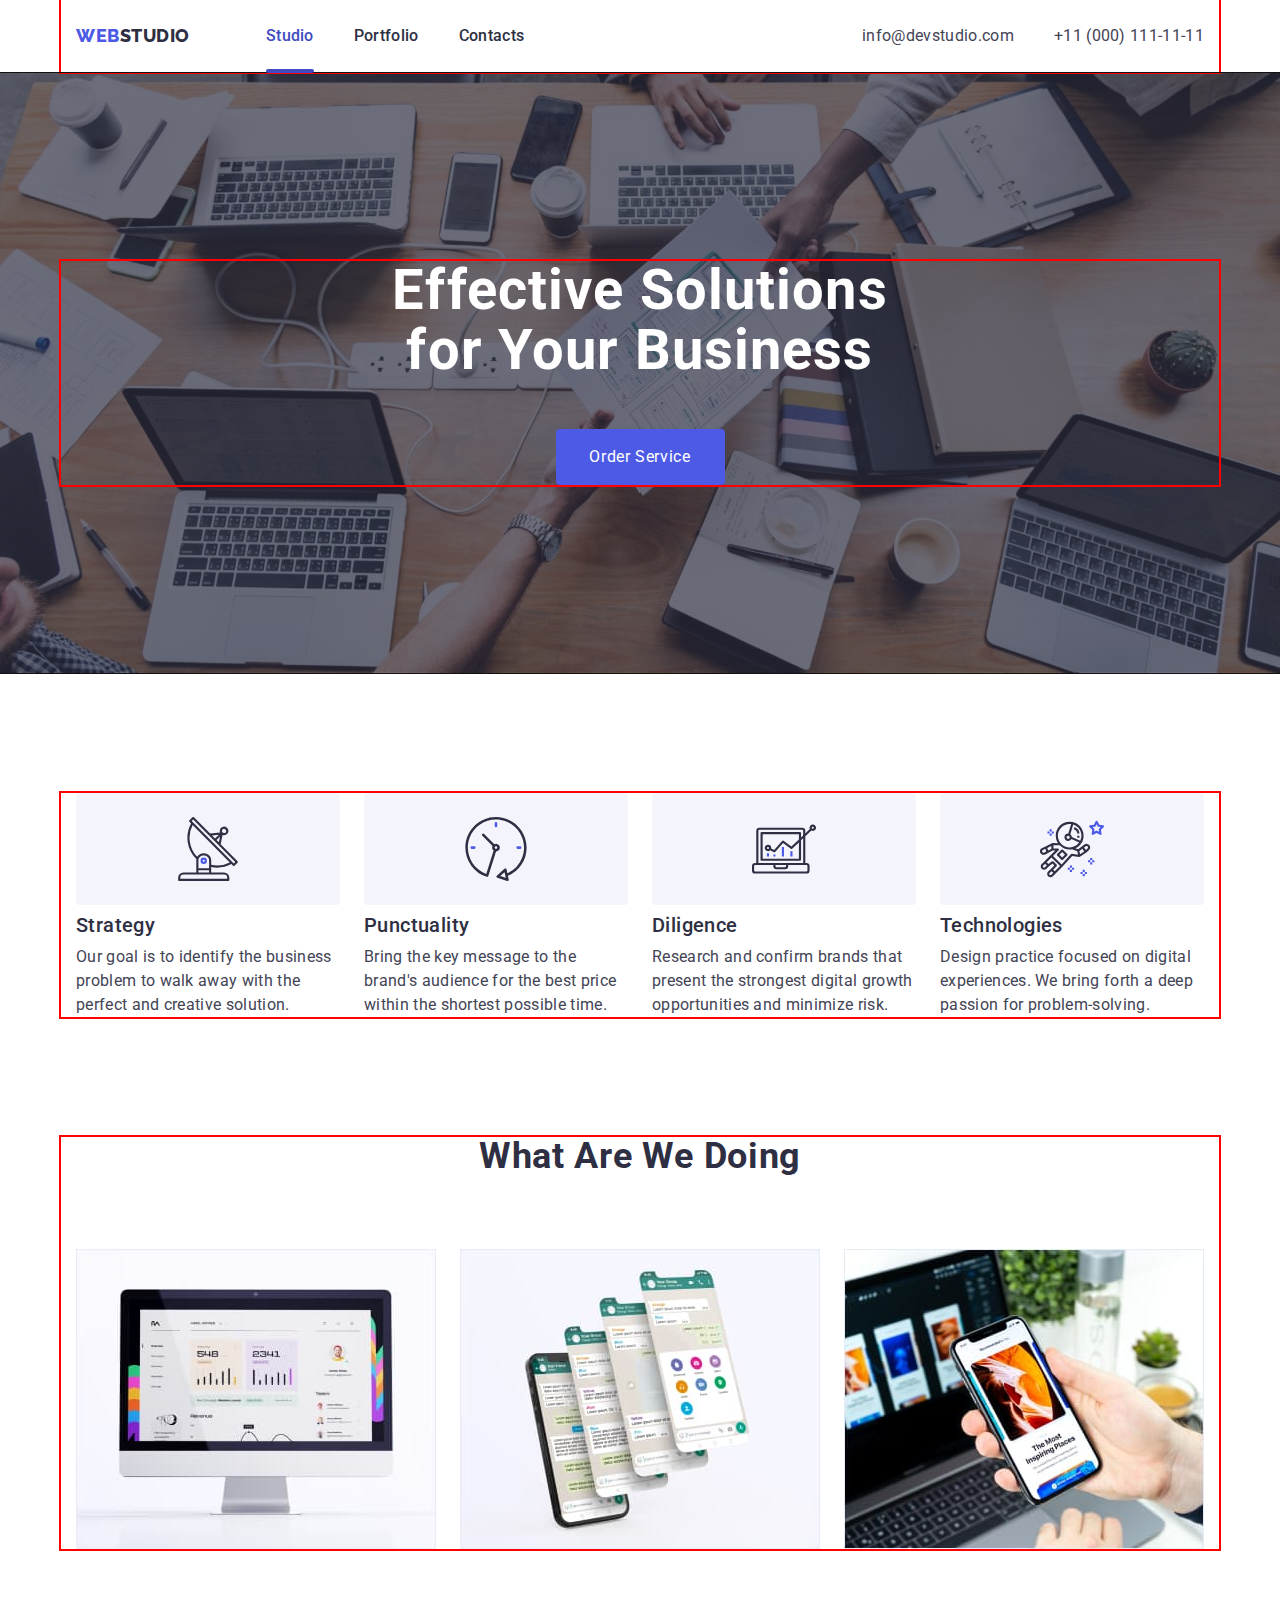
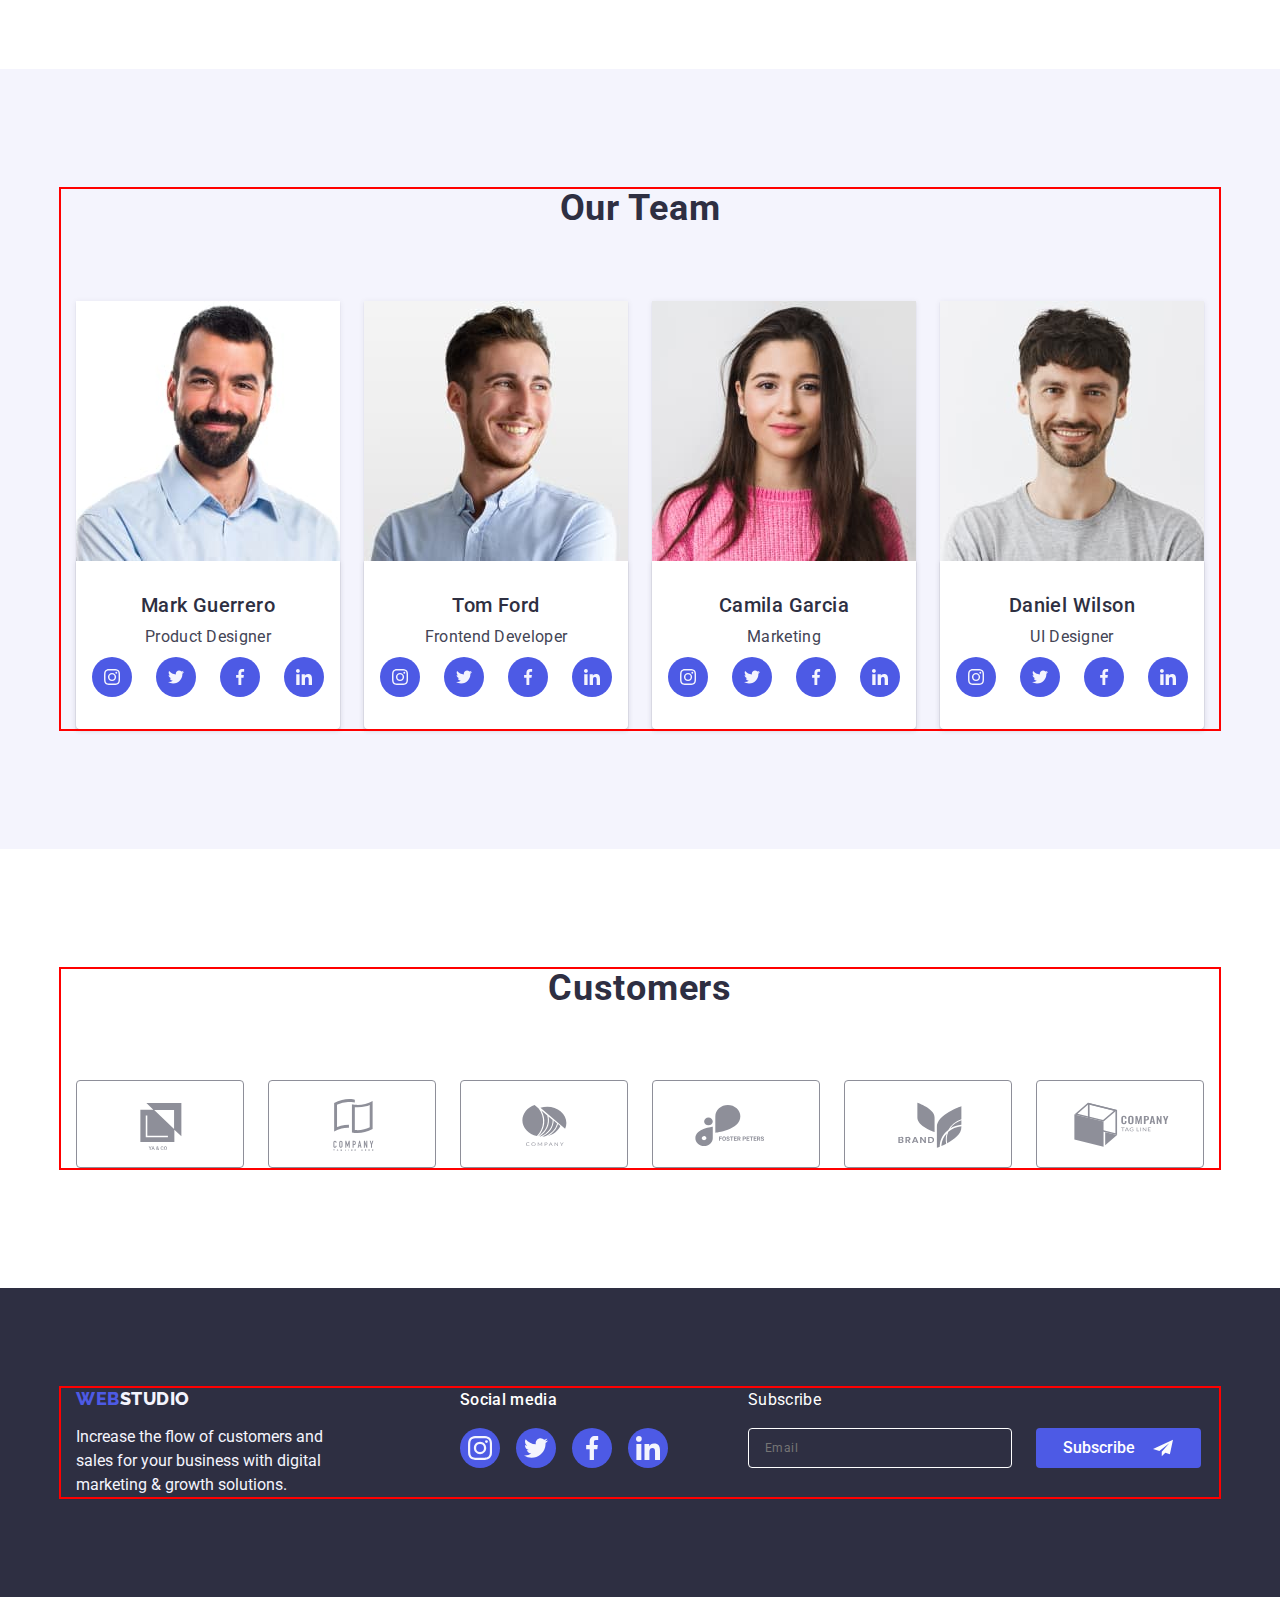
<file: index.html>
<!DOCTYPE html>
<html lang="en">
  <head>
    <meta charset="UTF-8" />
    <meta http-equiv="X-UA-Compatible" content="IE=edge" />
    <meta name="viewport" content="width=device-width, initial-scale=1.0" />
        <link rel="preconnect" href="https://fonts.googleapis.com" />
    <link rel="preconnect" href="https://fonts.gstatic.com" crossorigin />
    <link
      href="https://fonts.googleapis.com/css2?family=Montserrat:wght@400;500;600&family=Raleway:wght@800&family=Roboto:wght@400;500;700;900&display=swap"
      rel="stylesheet"
    />
    <link
      rel="stylesheet"
      href="https://cdnjs.cloudflare.com/ajax/libs/modern-normalize/1.1.0/modern-normalize.min.css"
    />
    <link rel="stylesheet" href="./css/styles.css" />
    <title>WebStudio</title>
  </head>
  <body>
    <!-- Header section -->
    <header class="header">
      <div class="container header-container">
        <nav class="header-nav">
          <a class="link logo-web logo" href="./index.html"
            >WEB<span class="logo-studio ">Studio</span>
          </a>
          <ul class="list list-nav">
            <li class="list ">
              <a class="link header-link current" href="./index.html">Studio</a>
            </li>
            <li class="list">
              <a class="link header-link " href="./portfolio.html">Portfolio</a>
            </li>
            <li class="list"><a class="link header-link " href="">Contacts</a></li>
          </ul>
        </nav>
        <address class="contact">
          <ul class="list list-contact">
            <li>
              <a class="link address-link" href="mailto:info@devstudio.com">
                info@devstudio.com
              </a>
            </li>
            <li>
              <a class="link address-link" href="tel:+110001111111"
                >+11 (000) 111-11-11</a
              >
            </li>
          </ul>
        </address>
      </div>
    </header>
    <main>
      <!-- Hero section -->
      <section class="main-title overlay">
        <div class="container container-main ">
          <h1 class="main-text ">Effective Solutions for Your Business</h1>
          <button  class="button pointer" type="button" data-modal-open>Order Service</button>
        </div>
      </section>
      <!-- Section 1 -->
      <section class="advantages-container">
        <div class="container section1-container ">
          <h2 class="adventage-title  visually-hidden">Advantage</h2>
          <ul class="list ">
            <li class="advantages">
              <div class="adventeges-item"> 
                 <svg class="advantages-icon" width="64" height="64">
                    <use href="./images/icons.svg#antenna"></use>
                  </svg>
              </div>
              <h3 class="adventage-list">Strategy</h3>
              <p class="adventage-text">
                Our goal is to identify the business problem to walk away with the
                perfect and creative solution.
              </p>
              </li>
            <li class="advantages">
              <div class="adventeges-item">                
                  <svg class="advantages-icon" width="64" height="64">
                    <use href="./images/icons.svg#clock"></use>
                  </svg>                  
              </div>
              <h3 class="adventage-list">Punctuality</h3>
              <p class="adventage-text">
                Bring the key message to the brand's audience for the best price
                within the shortest possible time.
              </p>
            </li > 
            <li class="advantages">
            <div class="adventeges-item">               
                <svg class="advantages-icon" width="64" height="64">
                  <use href="./images/icons.svg#diagram"></use>
                </svg>                
            </div >
             <h3 class="adventage-list">Diligence</h3>
              <p class="adventage-text">
                Research and confirm brands that present the strongest digital
                growth opportunities and minimize risk.
              </p>
            </li>
            <li class="advantages">
            <div class="adventeges-item">               
                <svg class="advantages-icon" width="64" height="64">
                  <use href="./images/icons.svg#astronaut"></use>
                </svg>                
            </div>
                         <h3 class="adventage-list">Technologies</h3>
              <p class="adventage-text">
                Design practice focused on digital experiences. We bring forth a
                deep passion for problem-solving.
              </p>
            </li>
          </ul>
        </div>
      </section>
      <!-- Section 2 -->
      <section class="activity-container">
        <div class="container">
          <h2 class="activity-title">What are we doing</h2>
          <ul class="link list  activity-title-list">
            <li class="activity-img">
              <img
                src="./images/section2/img1.jpg"
                alt="desktop"
                width="360"
                height="300"
              />
            </li>
            <li class="activity-img">
              <img
                src="./images/section2/img2.jpg"
                alt="mobile "
                width="360"
                height="300"
              />
            </li>
            <li class="activity-img">
              <img
                src="./images/section2/img3.jpg"
                alt="mobile and desktop version"
                width="360"
                height="300"
              />
            </li>
          </ul>
        </div>
      </section>
      <!-- Section 3 -->
      <section class="main-team">
        <div class="container">
          <h2 class="team">Our Team</h2>
          <ul class="link list">
            <li class="team-list-background">
              <img
                src="./images/team/img1.jpg"
                alt="mobile "
                width="264"
                height="260"
              />
              <div class="container-name-position">
              <h3 class="team-name">Mark Guerrero</h3>
              <p class="team-position">Product Designer</p>
              <ul class="socials list">
                <li class="socials-item">
                  <a class="socials-link link" href="https://instagram.com" 
                  target="_blank" rel="noopener noreffer" aria-label="instagram icon" >
                  <svg class="social-icon" width="16" height="16">
                    <use href="./images/icons.svg#instagram"></use>
                  </svg>
                  </a></li>
                <li class="socials-item">
                  <a class="socials-link link" href="https://twitter.com" 
                  target="_blank" rel="noopener noreffer" aria-label="twitter icon" >
                    <svg class="social-icon" width="16" height="16">
                      <use href="./images/icons.svg#twitter"></use>
                    </svg>
                  </a></li>
                <li class="socials-item">
                  <a  class="socials-link link" href="https://facebook.com" 
                  target="_blank" rel="noopener noreffer" aria-label="facebook icon" >
                    <svg class="social-icon" width="16" height="16">
                      <use href="./images/icons.svg#facebook"></use>
                    </svg>
                  </a></li>
                <li class="socials-item">
                  <a  class="socials-link link" href="https://linkedin.com" 
                  target="_blank" rel="noopener noreffer" aria-label="linkedin icon" >
                    <svg class="social-icon" width="16" height="16">
                      <use href="./images/icons.svg#linkedin"></use>
                    </svg>
                  </a></li>
              </ul>
                        </div>
            </li>
            <li class="team-list-background">
              <img
                src="./images/team/img2.jpg"
                alt="mobile "
                width="264"
                height="260"
              />
              <div class="container-name-position">
              <h3 class="team-name">Tom Ford</h3>
              <p class="team-position">Frontend Developer</p><ul class="socials list">
                <li class="socials-item">
                  <a class="socials-link link" href="https://instagram.com" 
                  target="_blank" rel="noopener noreffer" aria-label="instagram icon" >
                  <svg class="social-icon" width="16" height="16">
                    <use href="./images/icons.svg#instagram"></use>
                  </svg>
                  </a></li>
                <li class="socials-item">
                  <a class="socials-link link" href="https://twitter.com" 
                  target="_blank" rel="noopener noreffer" aria-label="twitter icon" >
                    <svg class="social-icon" width="16" height="16">
                      <use href="./images/icons.svg#twitter"></use>
                    </svg>
                  </a></li>
                <li class="socials-item">
                  <a  class="socials-link link" href="https://facebook.com" 
                  target="_blank" rel="noopener noreffer" aria-label="facebook icon" >
                    <svg class="social-icon" width="16" height="16">
                      <use href="./images/icons.svg#facebook"></use>
                    </svg>
                  </a></li>
                <li class="socials-item">
                  <a  class="socials-link link" href="https://linkedin.com" 
                  target="_blank" rel="noopener noreffer" aria-label="linkedin icon" >
                    <svg class="social-icon" width="16" height="16">
                      <use href="./images/icons.svg#linkedin"></use>
                    </svg>
                  </a></li>
              </ul></div>
            </li>
            <li class="team-list-background">
              <img
                src="./images/team/img3.jpg"
                alt="mobile "
                width="264"
                height="260"
              /><div class="container-name-position">
              <h3 class="team-name">Camila Garcia</h3>
              <p class="team-position">Marketing</p><ul class="socials list">
                <li class="socials-item">
                  <a class="socials-link link" href="https://instagram.com" 
                  target="_blank" rel="noopener noreffer" aria-label="instagram icon" >
                  <svg class="social-icon" width="16" height="16">
                    <use href="./images/icons.svg#instagram"></use>
                  </svg>
                  </a></li>
                <li class="socials-item">
                  <a class="socials-link link" href="https://twitter.com" 
                  target="_blank" rel="noopener noreffer" aria-label="twitter icon" >
                    <svg class="social-icon" width="16" height="16">
                      <use href="./images/icons.svg#twitter"></use>
                    </svg>
                  </a></li>
                <li class="socials-item">
                  <a  class="socials-link link" href="https://facebook.com" 
                  target="_blank" rel="noopener noreffer" aria-label="facebook icon" >
                    <svg class="social-icon" width="16" height="16">
                      <use href="./images/icons.svg#facebook"></use>
                    </svg>
                  </a></li>
                <li class="socials-item">
                  <a  class="socials-link link" href="https://linkedin.com" 
                  target="_blank" rel="noopener noreffer" aria-label="linkedin icon" >
                    <svg class="social-icon" width="16" height="16">
                      <use href="./images/icons.svg#linkedin"></use>
                    </svg>
                  </a></li>
              </ul></div>
            </li>
            <li class="team-list-background">
              <img
                src="./images/team/img4.jpg"
                alt="mobile "
                width="264"
                height="260"
              /><div class="container-name-position">
              <h3 class="team-name">Daniel Wilson</h3>
              <p class="team-position">UI Designer</p><ul class="socials list">
                <li class="socials-item">
                  <a class="socials-link link" href="https://instagram.com" 
                  target="_blank" rel="noopener noreffer" aria-label="instagram icon" >
                  <svg class="social-icon" width="16" height="16">
                    <use href="./images/icons.svg#instagram"></use>
                  </svg>
                  </a></li>
                <li class="socials-item">
                  <a class="socials-link link" href="https://twitter.com" 
                  target="_blank" rel="noopener noreffer" aria-label="twitter icon" >
                    <svg class="social-icon" width="16" height="16">
                      <use href="./images/icons.svg#twitter"></use>
                    </svg>
                  </a></li>
                <li class="socials-item">
                  <a  class="socials-link link" href="https://facebook.com" 
                  target="_blank" rel="noopener noreffer" aria-label="facebook icon" >
                    <svg class="social-icon" width="16" height="16">
                      <use href="./images/icons.svg#facebook"></use>
                    </svg>
                  </a></li>
                <li class="socials-item">
                  <a  class="socials-link link" href="https://linkedin.com" 
                  target="_blank" rel="noopener noreffer" aria-label="linkedin icon" >
                    <svg class="social-icon" width="16" height="16">
                      <use href="./images/icons.svg#linkedin"></use>
                    </svg>
                  </a></li>
              </ul></div>
            </li>
          </ul>
        </div>
      </section>
      <!-- Section 4 -->
      <section class="customers">      
      <div class=" container"> 
       <h2 class="company">Customers</h2>
        <ul class="list">
           <li class="customers-item">
           <a class="customers-link link" href="" 
            target="_blank" rel="noopener noreffer" aria-label="instagram icon" >
             <svg class="customers-icons" width="104" height="56">
              <use href="./images/icons.svg#Logo"></use>
                    </svg>
                    </a></li>
                    <li class="customers-item">
                      <a class="customers-link link" href="" 
                      target="_blank" rel="noopener noreffer" aria-label="instagram icon" >
                      <svg class="customers-icons" width="104" height="56">
                        <use href="./images/icons.svg#Logo-1"></use>
                      </svg>
                      </a></li>
                      <li class="customers-item">
                        <a class="customers-link link" href="" 
                        target="_blank" rel="noopener noreffer" aria-label="instagram icon" >
                        <svg class="customers-icons" width="104" height="56">
                          <use  href="./images/icons.svg#Logo-2"></use>
                        </svg>
                        </a></li>
                        <li class="customers-item">
                          <a class="customers-link link" href="" 
                          target="_blank" rel="noopener noreffer" aria-label="instagram icon" >
                          <svg class="customers-icons" width="104" height="56">
                            <use href="./images/icons.svg#Logo-3"></use>
                          </svg>
                          </a></li>
                          <li class="customers-item">
                            <a class="customers-link link" href="" 
                            target="_blank" rel="noopener noreffer" aria-label="instagram icon" >
                            <svg class="customers-icons" width="104" height="56">
                              <use href="./images/icons.svg#Logo-4"></use>
                            </svg>
                            </a></li>
                            <li class="customers-item">
                              <a class="customers-link link" href="" 
                              target="_blank" rel="noopener noreffer" aria-label="instagram icon" >
                              <svg class="customers-icons" width="104" height="56">
                                <use href="./images/icons.svg#Logo-5"></use>
                              </svg>
                              </a></li>
                </ul>
              </div> 
                </section>
    </main>
    <!-- Footer section -->
    <footer class="main-title footer-container">
      <div class="container-footer">
        <div class="webstudio-footer">
        <a class="link logo-web logo-footer link-footer" href="./index.html"
          >WEB<span class="logo-studio-footer">Studio</span>
        </a>
        <p class="small-text">
          Increase the flow of customers and sales for your business with digital
          marketing & growth solutions.
        </p></div>
        <div class="Social-media ">
          <p class=" social-title-footer">Social media</p>
        <ul class="socials-item-footer list link">          
          <li class="social-media-title">
                  <a class="socials-link-footer " href="https://instagram.com" 
                  target="_blank" rel="noopener noreffer" aria-label="instagram icon" >
                  <svg class="social-icon" width="24" height="24">
                    <use href="./images/icons.svg#instagram"></use>
                  </svg>
                  </a></li>
                <li class="social-media-title">
                  <a class="socials-link-footer " href="https://twitter.com" 
                  target="_blank" rel="noopener noreffer" aria-label="twitter icon" >
                    <svg class="social-icon" width="24" height="24">
                      <use href="./images/icons.svg#twitter"></use>
                    </svg>
                  </a></li>
                <li class="social-media-title">
                  <a  class="socials-link-footer " href="https://facebook.com" 
                  target="_blank" rel="noopener noreffer" aria-label="facebook icon" >
                    <svg class="social-icon" width="24" height="24">
                      <use href="./images/icons.svg#facebook"></use>
                    </svg>
                  </a></li>
                <li class="social-media-title">
                  <a  class="socials-link-footer " href="https://linkedin.com" 
                  target="_blank" rel="noopener noreffer" aria-label="linkedin icon" >
                    <svg class="social-icon" width="24" height="24">
                      <use href="./images/icons.svg#linkedin"></use>
                    </svg>
                  </a></li>
        </ul>        
      </div>      
      <!-- Subscribe form -->      
      <div  class="Subscribe"> 
        <p class="subscribe-social-footer">Subscribe</p>
        <form class="modal-form" name="signup_form" autocomplete="on" novalidate>
          <label class="email-form">
          <input class="subscribe-input" type="email" name="user_email" placeholder="Email"/>
          </label>          
          <button class="button-subscribe" type="submit" >Subscribe <svg class="subscribe-icon" width="24" height="20">
            <use href="./images/icons.svg#Letter"></use>
          </svg></button> 
          </form>
        </div> 
      </div>              
    </footer>
    <!-- Modal window -->
    <div class="backdrop is-hidden" data-modal>
      <div class="modal">
      <button  class="modal-btn-close" type="button" data-modal-close>
      <svg class="modal-icon" width="408" height="584">
        <use href="./images/icons.svg#icon-close"></use>
      </svg>
      </button>
      <strong class="title-modal">Leave your contacts and we will call you back</strong>
      <form name="contact"> 
      <label class="title-modal-input" for="user_name">Name</label>
      <div class="modal-form-field">
        <input class="modal-form-input" type="text" name="user_name" id="user_name"> <svg class="modal-form-icon" width="12" height="12">
        <use href="./images/icons.svg#Name"></use>
      </svg></div>
      <label class="title-modal-input" for="user_phone">Phone</label>
      <div class="modal-form-field"><input class="modal-form-input" type="text" name="user_phone" id="user_phone"> <svg class="modal-form-icon" width="13" height="13">
        <use href="./images/icons.svg#phone"></use>
      </svg></div>
      <label class="title-modal-input" for="user_email">Email</label>
      <div class="modal-form-field"><input class="modal-form-input" type="text" name="user_email" id="user_email"><svg class="modal-form-icon" width="15" height="12">
        <use href="./images/icons.svg#email"></use>
      </svg></div>
       <label class="title-modal-input" for="user_message">Comment</label>
      <textarea  class="modal-form-message" name="user_message" id="user_message" cols="30" rows="5" placeholder="Text input"></textarea>
      <label class="title-modal-input" for="user"></label>
        <div class="agrement-box"><input class="modal-form-agrement-box" type="checkbox" name="user_agreement" id="user"/>
        <span class="modal-form-agreement-text">
          I accept the terms and conditions of the 
          <a class="modal-form-agreement-link" href="">Privacy Policy</a>
        </span> </div>     
      <button class="modal-btn" type="submit">Send</button>
      </form>       
    </div>
    </div>
    <script src="./js/modal.js">      
    </script>
  </body>
</html>
</file>
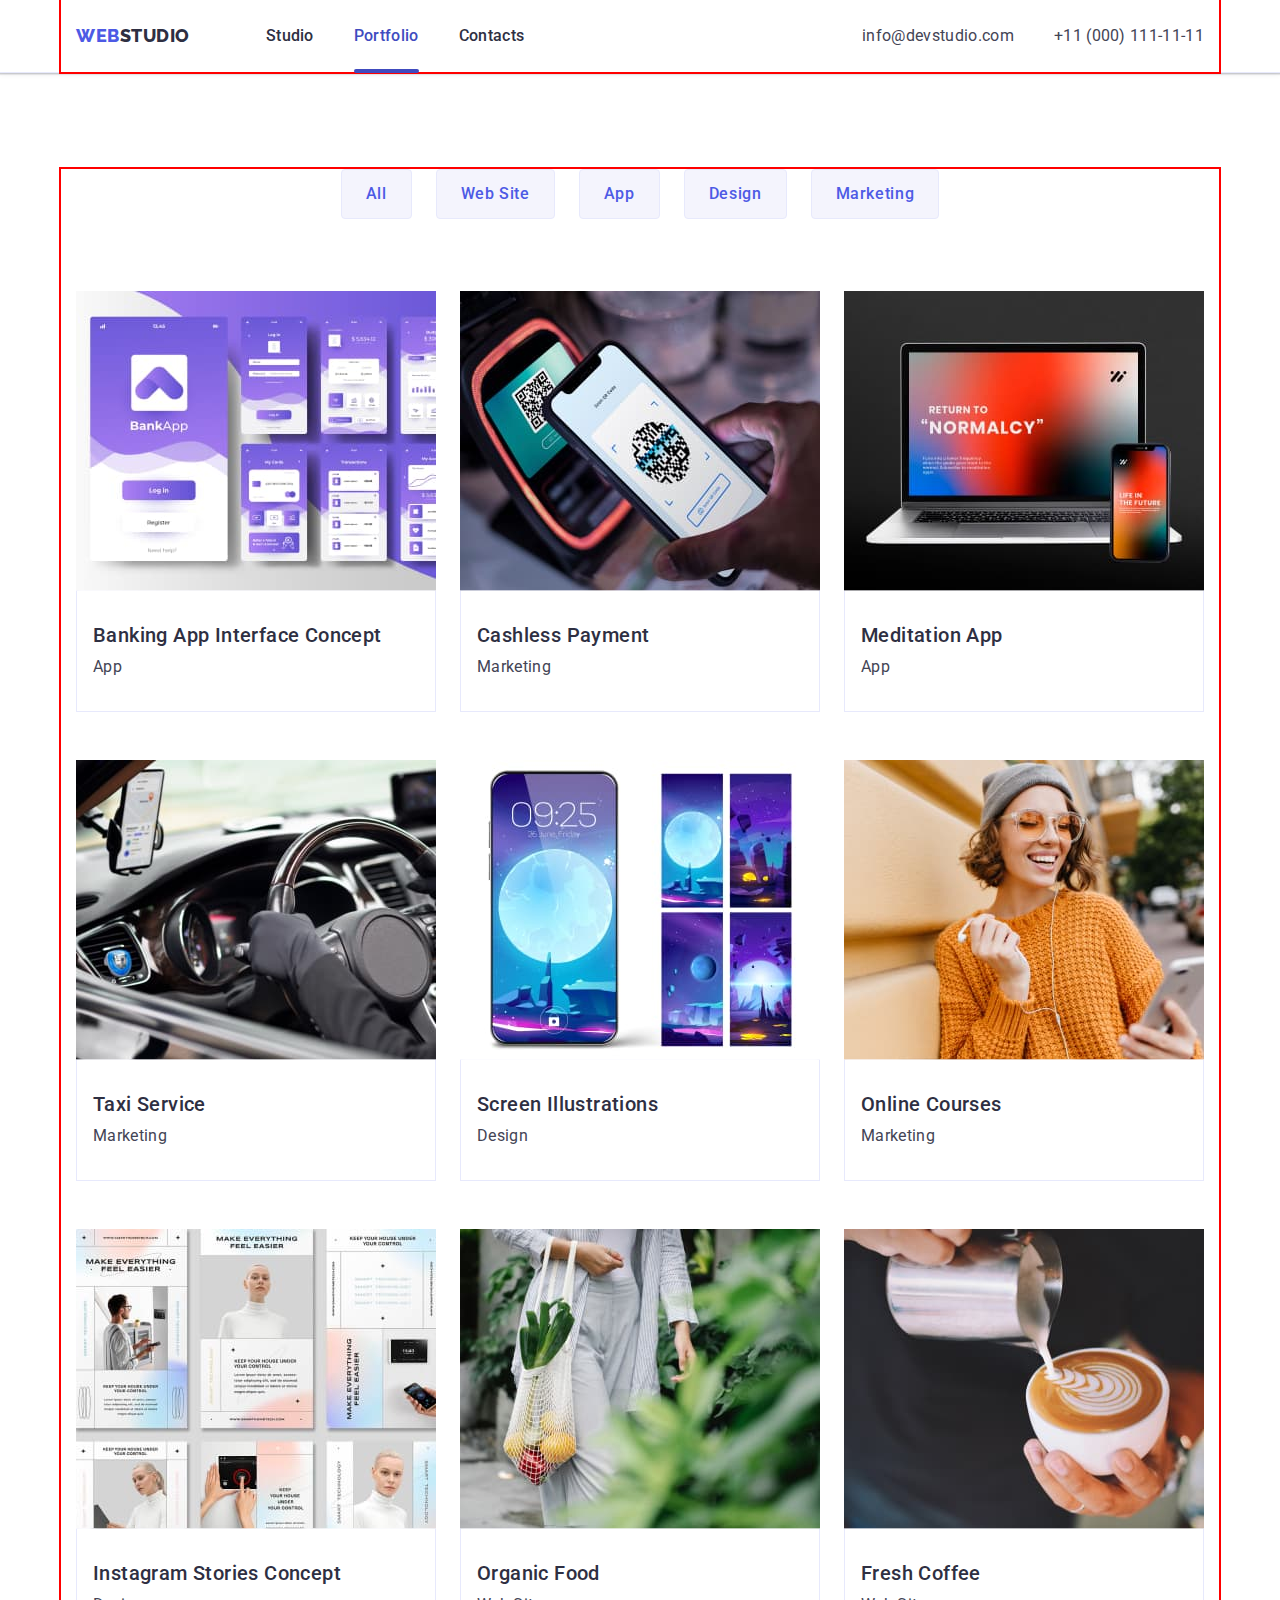
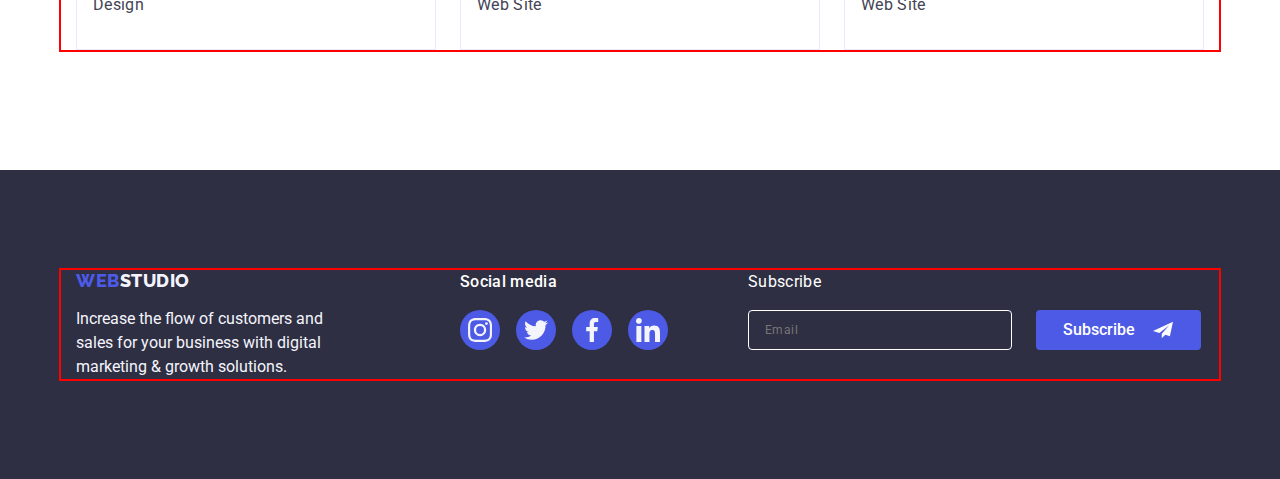
<file: portfolio.html>
<!DOCTYPE html>
<html lang="en">
  <head>
    <meta charset="UTF-8" />
    <meta http-equiv="X-UA-Compatible" content="IE=edge" />
    <meta name="viewport" content="width=device-width, initial-scale=1.0" />
    <link rel="preconnect" href="https://fonts.googleapis.com" />
    <link rel="preconnect" href="https://fonts.gstatic.com" crossorigin />
    <link
      href="https://fonts.googleapis.com/css2?family=Montserrat:wght@400;500;600&family=Raleway:wght@800&family=Roboto:wght@400;500;700;900&display=swap"
      rel="stylesheet"
    />
    <link
      rel="stylesheet"
      href="https://cdnjs.cloudflare.com/ajax/libs/modern-normalize/1.1.0/modern-normalize.min.css"
    />
    <link rel="stylesheet" href="./css/styles.css" />
    <title>Portfolio</title>
  </head>
  <body>
    <!-- Header section -->
    <header class="header">
      <div class="container header-container">
        <nav class="header-nav">
          <a class="link logo-web logo" href="./index.html"
            >WEB<span class="logo-studio ">Studio</span>
          </a>
          <ul class="list list-nav">
            <li class="list ">
              <a class="link header-link" href="./index.html">Studio</a>
            </li>
            <li class="list">
              <a class="link header-link current" href="./portfolio.html">Portfolio</a>
            </li>
            <li class="list"><a class="link header-link" href="">Contacts</a></li>
          </ul>
        </nav>
        <address class="contact">
          <ul class="list list-contact">
            <li>
              <a class="link address-link" href="mailto:info@devstudio.com">
                info@devstudio.com
              </a>
            </li>
            <li>
              <a class="link address-link" href="tel:+110001111111"
                >+11 (000) 111-11-11</a
              >
            </li>
          </ul>
        </address>
      </div>
    </header>
    <!-- Seaction main-portfolio  -->
    <main>
      <section class="main-portfolio-container">
        <div class="container ">
          <h1 class="visually-hidden">Portfolio</h1>
          <ul class="list btn-portfolio-container-list">
            <li>
              <button class="btn-portfolio pointer btn-portfolio-container" type="button">All</button>
            </li>
            <li>
              <button class="btn-portfolio pointer btn-portfolio-container" type="button">
                Web Site
              </button>
            </li>
            <li>
              <button class="btn-portfolio pointer btn-portfolio-container" type="button">App</button>
            </li>
            <li>
              <button class="btn-portfolio pointer btn-portfolio-container" type="button">Design</button>
            </li>
            <li>
              <button class="btn-portfolio pointer btn-portfolio-container" type="button">
                Marketing
              </button>
            </li>
          </ul>
          <ul class="list list-portfolio">
            <li class="img-portfolio">
              <a class="link link-portfolio" href="">
                <div class="portfolio-box"><img
                  src="./images/portfolio/img-8.jpg"
                  alt="Banking App Interface Concept"
                />
                <div class="overlay-portfolio"><p class="overlay-label">14 Stylish and User-Friendly App Design Concepts · Task Manager App · Calorie Tracker App · Exotic Fruit Ecommerce App ·
                Cloud Storage App</p></div>
                 </div>
                <div class="card-title-container"><h2 class="card-title">Banking App Interface Concept</h2>
                <p class="card-item">App</p> </div></a>
            </li>
            <li class="img-portfolio">
               <a class="link link-portfolio" href="">
                <div class="portfolio-box"><img src="./images/portfolio/img-7.jpg" alt="Cashless Payment" />
                  <div class="overlay-portfolio">
                  <p class="overlay-label">14 Stylish and User-Friendly App Design Concepts · Task Manager App · Calorie Tracker App · Exotic Fruit Ecommerce
                  App. Cloud Storage App</p></div>   </div>
                  <div class="card-title-container">
                <h2 class="card-title">Cashless Payment</h2>
                <p class="card-item">Marketing</p></div></a
              >
            </li>
            <li class="img-portfolio">
              <a class="link link-portfolio" href="">
                <div class="portfolio-box"><img src="./images/portfolio/img-6.jpg" alt="Meditation App" />
                  <div class="overlay-portfolio"><p class="overlay-label">14 Stylish and User-Friendly App Design Concepts · Task Manager App · Calorie Tracker App · Exotic Fruit Ecommerce
                  App. Cloud Storage App</p></div>
                 </div>
                  <div class="card-title-container">
                <h2 class="card-title">Meditation App</h2>
                <p class="card-item">App</p></div></a>
            </li>
            <li class="img-portfolio">
              <a class="link link-portfolio" href="">
                <div class="portfolio-box"><img src="./images/portfolio/img-5.jpg" alt="Taxi Service" />
                 <div class="overlay-portfolio"><p class="overlay-label">14 Stylish and User-Friendly App Design Concepts · Task Manager App · Calorie Tracker App · Exotic Fruit Ecommerce
                  App. Cloud Storage App</p></div> </div>
                  <div class="card-title-container">
                <h2 class="card-title">Taxi Service</h2>
                <p class="card-item">Marketing</p></div></a
              >
            </li>
            <li class="img-portfolio">
              <a class="link link-portfolio" href="">
                <div class="portfolio-box"><img
                  src="./images/portfolio/img-4.jpg"
                  alt="Screen Illustrations"/> 
                  <div class="overlay-portfolio"><p class="overlay-label">14 Stylish and User-Friendly App Design Concepts · Task Manager App · Calorie Tracker App · Exotic Fruit Ecommerce
                  App. Cloud Storage App</p> </div></div>
                  <div class="card-title-container">
                <h2 class="card-title">Screen Illustrations</h2>
                <p class="card-item">Design</p></div></a>
            </li>
            <li class="img-portfolio">
              <a class="link link-portfolio" href="">
                <div class="portfolio-box"> <img src="./images/portfolio/img-3.jpg" alt="Online Courses" />
                 <div class="overlay-portfolio"><p class="overlay-label">14 Stylish and User-Friendly App Design Concepts · Task Manager App · Calorie Tracker App · Exotic Fruit Ecommerce
                  App· Cloud Storage App</p> </div></div> 
                  <div class="card-title-container">
                <h2 class="card-title">Online Courses</h2>
                <p class="card-item">Marketing</p></div></a>
            </li>
            <li class="img-portfolio">
              <a class="link link-portfolio" href="">
                <div class="portfolio-box"><img
                  src="./images/portfolio/img-2.jpg"
                  alt="Instagram Stories Concept"/> 
                  <div class="overlay-portfolio"><p class="overlay-label">14 Stylish and User-Friendly App Design Concepts · Task Manager App · Calorie Tracker App · Exotic Fruit Ecommerce
                  App· Cloud Storage App</p></div> </div>
                   <div class="card-title-container">
                <h2 class="card-title">Instagram Stories Concept</h2>
                <p class="card-item">Design</p></div></a>
            </li>
            <li class="img-portfolio">
              <a class="link link-portfolio" href="">
                <div class="portfolio-box"><img src="./images/portfolio/img-1.jpg" alt="Organic Food" /> 
                <div class="overlay-portfolio"><p class="overlay-label">14 Stylish and User-Friendly App Design Concepts · Task Manager App · Calorie Tracker App · Exotic Fruit Ecommerce
                  App. Cloud Storage App</p></div> </div>
                   <div class="card-title-container">
                <h2 class="card-title">Organic Food</h2>
                <p class="card-item">Web Site</p></div></a>
            </li>
            <li class="img-portfolio">
              <a class="link link-portfolio" href="">
                <div class="portfolio-box"><img src="./images/portfolio/img.jpg" alt="Fresh Coffee" /> 
                <div class="overlay-portfolio"><p class="overlay-label">14 Stylish and User-Friendly App Design Concepts · Task Manager App · Calorie Tracker App · Exotic Fruit Ecommerce
                  App. Cloud Storage App</p></div> </div>
                  <div class="card-title-container">
                <h2 class="card-title">Fresh Coffee</h2>
                <p class="card-item">Web Site</p></div></a>
            </li>
          </ul>
        </div>
      </section>
    </main>
    <!-- Footer section -->
    <footer class="main-title footer-container">
      <div class="container-footer">
        <div class="webstudio-footer">
          <a class="link logo-web logo-footer link-footer" href="./index.html">WEB<span
              class="logo-studio-footer">Studio</span>
          </a>
          <p class="small-text">
            Increase the flow of customers and sales for your business with digital
            marketing & growth solutions.
          </p>
        </div>
        <div class="Social-media ">
          <p class=" social-title-footer">Social media</p>
          <ul class="socials-item-footer list link">
            <li class="social-media-title">
              <a class="socials-link link" href="https://instagram.com" target="_blank" rel="noopener noreffer"
                aria-label="instagram icon">
                <svg class="social-icon" width="24" height="24">
                  <use href="./images/icons.svg#instagram"></use>
                </svg>
              </a>
            </li>
            <li class="social-media-title">
              <a class="socials-link link" href="https://twitter.com" target="_blank" rel="noopener noreffer"
                aria-label="twitter icon">
                <svg class="social-icon" width="24" height="24">
                  <use href="./images/icons.svg#twitter"></use>
                </svg>
              </a>
            </li>
            <li class="social-media-title">
              <a class="socials-link link" href="https://facebook.com" target="_blank" rel="noopener noreffer"
                aria-label="facebook icon">
                <svg class="social-icon" width="24" height="24">
                  <use href="./images/icons.svg#facebook"></use>
                </svg>
              </a>
            </li>
            <li class="social-media-title">
              <a class="socials-link link" href="https://linkedin.com" target="_blank" rel="noopener noreffer"
                aria-label="linkedin icon">
                <svg class="social-icon" width="24" height="24">
                  <use href="./images/icons.svg#linkedin"></use>
                </svg>
              </a>
            </li>
          </ul>
        </div>      
      <!-- Subscribe form Portfolio -->
      <div class="Subscribe">
        <p class="subscribe-social-footer">Subscribe</p>
        <form class="modal-form" name="signup_form" autocomplete="on" novalidate>
          <label class="email-form">
            <input class="subscribe-input" type="email" name="" placeholder="Email" />
          </label>
          <button class="button-subscribe" type="submit">Subscribe <svg class="subscribe-icon" width="24" height="20">
              <use href="./images/icons.svg#Letter"></use>
            </svg></button>
          </button>
      </div>
      </div>
    </div>     
    </footer>    
  </body>
</html>
</file>
<file: css/styles.css>
:root {
    /* Color */
    --text-color: #434455;
    --Primary-Brand: #4D5AE5;
    --Pressed-state: #404BBF;
    --Dark: #2E2F42;
    --Success: #31D0AA;
    --Subtle-Text: #8E8F99;
    --Accent: #E7E9FC;
    --Light: #F4F4FD;
    --Modal-overlay: #2E2F42;
    --Hero-background: #2E2F42;
    --White-background: #FFFFFF;
    --Modal-background: #FCFCFC;

    /* Others */
     --header-idx: 10;
     --modal--idx: 100;

}
.container {
    width:1158px;
    margin-left: auto;
    margin-right: auto;
    outline:2px solid red;
    outline-offset:-2 px;
    padding-left: 15px;
    padding-right: 15px;
    }
    .visually-hidden {
        position: absolute;
        width: 1px;
        height: 1px;
        margin: -1px;
        border: 0;
        padding: 0;
        
        white-space: nowrap;
        clip-path: inset(100%);
        clip: rect(0 0 0 0);
        overflow: hidden;
      }
.container .header{
    display: flex
}
.header-nav{
    display: flex;
    margin-right: auto;
    align-items: center;
}


body {
    font-family: 'Roboto', sans-serif;
    color: var(--text-color);
    background-color: var(--White-background);
}
/* reset start */
h1,h2,h3,h4,h5,h6,p 
{ margin: 0 }
img{
    display: block;
    max-width: 100%;
    height: auto;
}

/* Header section   */
.header{ 
    /* position: fixed; */
    top: 0;
    z-index: var(--header-idx);
    width: 100%;
    
    border-bottom: 1px solid #e7e9fc;
    gap: 40px;
    display: flex;
    align-items: center;
    box-shadow: 0px 2px 1px rgba(46, 47, 66, 0.08), 0px 1px 1px rgba(46, 47, 66, 0.16), 0px 1px 6px rgba(46, 47, 66, 0.08);
    
}
.link {
    text-decoration: none;
    transition:color 250ms cubic-bezier(0.4, 0, 0.2, 1);
}

.link:hover {
    color: var(--Pressed-state);
}

.link:focus {
    color: var(--Pressed-state);
}

.list {
    list-style: none;
    padding: 0;
    margin: 0;
    display: flex;
    gap: 24px;
    
}
.header-container {
    display:flex;
    align-items: center;
    
}
.list-nav{
    display: flex;
    gap: 40px;
}
.contact{
    display: flex;
     
}
.list-contact{
    display: flex;
       gap: 40px;
}
/* reset end */


.contact {
    font-style: normal;
    font-size: 16px;
    line-height: 24px;
    letter-spacing: 0.02em;
    color: var(--text-color);
    display: flex;
    transition: color 250ms cubic-bezier(0.4, 0, 0.2, 1);
}

.contact:hover {
    color: var(--Pressed-state);
}

.contact:focus {
    color: var(--Pressed-state);
}

.logo {
    font-family: 'Raleway', sans-serif;
    font-weight: 800;
    font-size: 18px;
    line-height: 1.17;
    letter-spacing: 0.03em;
    text-transform: uppercase;
    color: var(--Dark);    
    display: inline-block;
    margin-right: 76px;
}

.logo-web {
    color: var(--Primary-Brand);
    
    }


.logo-studio {
    font-family: 'Raleway', sans-serif;
    font-weight: 800;
    font-size: 18px;
    line-height: 1.17;
    letter-spacing: 0.03em;
    text-transform: uppercase;
    color: var(--Dark);
}

.logo-studio-footer {
    font-family: 'Raleway', sans-serif;
    font-weight: 800;
    font-size: 18px;
    line-height: 1.17;
    letter-spacing: 0.03em;
    text-transform: uppercase;
    color: var(--Light);
}

.header-link {
    position: relative;
    font-weight: 500;
    font-size: 16px;
    line-height: 24px;
    letter-spacing: 0.02em;
    color: var(--Dark);
    display: flex;
    padding-bottom: 24px;
    padding-top: 24px;
    transition: color 250ms cubic-bezier(0.4, 0, 0.2, 1);
}

.header-link:hover {
    color: var(--Pressed-state);
}

.header-link:focus {
    color: var(--Pressed-state);
}
.header-link::after{
    content: '';
    position: absolute;
    bottom: 0;
    left:0;
    display: block;
    width:100%;
    height: 4px;
    border-radius: 4px;
    bottom:-1px;
    

}
.header-link.current{
   color: var(--Pressed-state); 
}

.header-link.current::after,
.header-link:hover::after,
.header-link:hover::after{
background-color: var(--Pressed-state);
color: var(--Pressed-state);
}

.address-link {
    font-size: 16px;
    line-height: 24px;
    color: var(--text-color);
    
}

/* Hero section */
.main-title {
    background-color: var(--Dark);   
    display: flex;
    align-items:center;
    padding: 188px 0;
    justify-content:center;
}

.main-text {
    font-size: 56px;
    line-height: 1.07;
    text-align: center;
    letter-spacing: 0.02em;
    color: var(--White-background);
    max-width: 496px; 
    margin-left: auto;
    margin-right: auto;
    margin-bottom: 48px;
    }
/* .hero-container{
    
} */
.container-main{
    text-align: center;
    display: flex;
    flex-direction:column;
}

.button {
    font-family: 'Roboto', sans-serif;   
    font-size: 16px;
    line-height: 1.5;
    letter-spacing: 0.04em;
    background-color: var(--Primary-Brand);
    color: var(--White-background);
    display: block;
    min-width: 169px;
    height: 56px;
    border: none; 
    border-radius: 4px;
    margin: 0 auto;
    transition: background-color 250ms cubic-bezier(0.4, 0, 0.2, 1);
   }


.button:hover {
    background-color: var(--Pressed-state);
}

.button:focus {
    background-color: var(--Pressed-state);
}

.pointer {
    cursor: pointer;
}
.navigation{
display: flex;
}

/* Section 1 */
.advantages-container{
    padding: 120px 0 120px;
    

}
.advantages{
    flex-basis: calc((100% - 3 * 24px) / 4)
}
.adventage-title {
    font-weight: 500;
    font-size: 20px;
    line-height: 1.07;
    text-align: center;
    letter-spacing: 0.02em;
    color: var(--Dark);
}

.adventage-list {
    font-weight: 500;
    font-size: 20px;
    line-height: 24px;
    letter-spacing: 0.02em;
    color: var(--Dark);
    margin-bottom: 8px;
}

.adventage-text {
    font-size: 16px;
    line-height: 24px;
    letter-spacing: 0.02em;
    color: var(--text-color);
}

.adventeges-item{
    display: flex;    
    justify-content: center;   
    align-items: center;
    box-sizing: border-box;
    width: 264px;
    height: 112px;  
    border-radius: 4px;
    background-color: #f4f4fd;   
    margin-bottom:8px;

}

/* Section 2 */
.activity-container{
    padding-bottom: 120px;
}
.activity-title {
    font-size: 36px;
    line-height: 1.11;
    text-align: center;
    letter-spacing: 0.02em;
    text-transform: capitalize;
    color: var(--Dark);
    margin-bottom: 72px; 
}

.activity-img{
    width: calc((100% - 48px) / 3);
}

/* Section 3 */
.main-team {
    background: var(--Light);
    padding: 120px 0;
    
}

.team {
    font-size: 36px;
    line-height: 1.11;
    text-align: center;
    letter-spacing: 0.02em;
    text-transform: capitalize;
    color: var(--Dark);
    margin-bottom: 72px;
}

.team-list-background {
    background-color: var(--White-background);
    border-radius: 0px 0px 4px 4px;
    box-shadow: 0px 1px 6px rgba(46, 47, 66, 0.08), 0px 1px 1px rgba(46, 47, 66, 0.16), 0px 2px 1px rgba(46, 47, 66, 0.08);
}

.team-name {
    font-weight: 500;
    font-size: 20px;
    line-height: 1.2;
    letter-spacing: 0.02em;
    color: var(--Dark);
    text-align: center;
    margin-bottom: 8px;
}

.team-position {
    font-size: 16px;
    line-height: 1.5;
    letter-spacing: 0.02em;
    color: var(--text-color);
    text-align: center;
    margin-bottom: 8px;

}
.container-name-position{
    padding: 32px 0px;
    box-shadow: 0px 1px 6px rgba(46, 47, 66, 0.08), 0px 1px 1px rgba(46, 47, 66, 0.16), 0px 2px 1px rgba(46, 47, 66, 0.08);
}

/* Footer section */
.logo-footer {
    font-family: 'Raleway', sans-serif;
    font-weight: 800;
    font-size: 18px;
    line-height: 1.17;
    letter-spacing: 0.03em;
    text-transform: uppercase;    
    display: inline-block;
   
}

.small-text {
    font-size: 16px;
    line-height: 24px;
    color: var(--Light);
    max-width: 264px;
}
.footer-container{
    padding: 100px 0;
    
}
.link-footer{
    display: inline-block; 
    margin-bottom: 16px;
}


/* Seaction main-portfolio */
.main-portfolio-container{
    padding: 96px 0 120px;
}
.btn-portfolio-container-list{
    justify-content: center;
    margin-bottom: 72px ;
}
.btn-portfolio-container{
    padding: 12px 24px;
    border: 1px solid var(--Accent);
    border-radius: 4px;
}
.btn-portfolio {
    font-family: "Roboto", sans-serif;
    font-weight: 500;
    font-size: 16px;
    line-height: 1.5;
    letter-spacing: 0.04em;
    color: var(--Primary-Brand);
    background-color: var(--Light);
    transition:color 250ms cubic-bezier(0.4, 0, 0.2, 1),background-color 250ms cubic-bezier(0.4, 0, 0.2, 1),border 250ms cubic-bezier(0.4, 0, 0.2, 1),
    box-shadow 250ms cubic-bezier(0.4, 0, 0.2, 1);
    cursor: pointer;
  
}

.btn-portfolio:hover {
    color: var(--White-background);
    background-color: var(--Pressed-state);
    border: 1px solid transparent ;
    box-shadow: 0px 3px 1px rgba(0, 0, 0, 0.1), 0px 2px 1px rgba(0, 0, 0, 0.08), 0px 2px 2px rgba(0, 0, 0, 0.12);
}

.btn-portfolio:focus {
    color: var(--White-background);
    background-color: var(--Pressed-state);
    border: 1px solid transparent ;
    box-shadow: 0px 3px 1px rgba(0, 0, 0, 0.1), 0px 2px 1px rgba(0, 0, 0, 0.08), 0px 2px 2px rgba(0, 0, 0, 0.12);
}
.list-portfolio{
    flex-wrap: wrap;
    row-gap: 48px; 
}
.img-portfolio{
    width: calc((100% - 48px) / 3);    
    }

    .overlay-portfolio{
        position: absolute;
        top:0;        
        left: 0;
        transform:translateY(100%);
        

        width: 100%;
        height: 100%;
        padding:30px;        
        background-color:var(--Primary-Brand);
        backdrop-filter: blur(2px);
        display: flex;
        align-items: center;justify-content: start;
        transition:transform 250ms cubic-bezier(0.4, 0, 0.2, 1);
    }

    .img-portfolio:hover .overlay-portfolio {
        transform:translateY(0);
   
    }
    
    .overlay-label{
        color: var(--Accent);
        text-align: centerl;
    }
       .portfolio-box{
        position: relative;
        overflow: hidden;

       }
       .portfolio-box:hover .overlay-portfolio {
        transform: translateY(0);       
       }
      .portfolio-box:focus .overlay-portfolio {
        transform: translateY(0);
           }

    .link-portfolio{
        display: block;
        transition: box-shadow 250ms cubic-bezier(0.4, 0, 0.2, 1);
    }
    .link-portfolio .overlay-portfolio:hover {
        /* box-shadow:0px 1px 6px rgba(46, 47, 66, 0.08), 0px 1px 1px rgba(46, 47, 66, 0.16), 0px 2px 1px rgba(46, 47, 66, 0.08); */
        transform: translateY(0);
    }
    .link-portfolio:focus .overlay-portfolio {        
        transform: translateY(0);
    }

.card-title {
    font-weight: 500;
    font-size: 20px;
    line-height: 1.2;
    letter-spacing: 0.02em;
    color: var(--Dark);
    margin-bottom: 8px;
}
.card-title-container{
    padding: 32px 16px;
    border: 1px solid var(--Accent);
    border-top: none; 
}

.card-item {
    font-size: 16px;
    line-height: 1.5;
    letter-spacing: 0.02em;
    color: var(--text-color);
}
/* overlay */
.overlay{
    max-width: 1440px;
    margin-left: auto;
    margin-right: auto;
    outline: 1px solid rgb(19, 17, 17);
    background-image: linear-gradient(rgba(46, 47, 66, 0.7),rgba(46, 47, 66, 0.7)),
    url("../images/overlay/img-name.jpg");
    background-repeat: no-repeat;
    background-position: center;
    background-size: cover;

}
/* Socials icons */
.socials{
    display: flex;
    justify-content: center;
    gap: 24px;
} 
.socials-item{
width: 40px; 
height: 40px;
}
.socials-link {
    display: flex;   
    justify-content: center;   
    align-items: center;
    width: 100%;
    height: 100%;
    background-color: var(--Primary-Brand);
    border-radius: 50%;
    transition: background-color 250ms cubic-bezier(0.4, 0, 0.2, 1);
}
.socials-link:hover,
.socials-link:focus{
    background-color: #404bbf;
    
}

 
.social-icon {
    fill:var(--Light)
   }
   
   
/* Customers */
.customers {
 padding-top:120px; 
 padding-bottom:120px; 
    
}
.customers-container{
    width:1128px;
    margin-left: auto;
    margin-right: auto;
    outline:2px solid red;
    outline-offset:-2 px;
    
}
.company{
    font-size: 36px;
    line-height: 1.1;
    text-align: center;
    letter-spacing: 0.02em;
    text-transform: capitalize;
    color: var(--Dark);
    margin-bottom: 72px;
}
.customers-icons {
  fill:currentColor;
  transition:fill 250ms cubic-bezier(0.4, 0, 0.2, 1);
   
}

.customers-item {
    width:calc((100% - 120px)/6);
    height: 88px;
}
.customers-link {
    display: flex;    
    justify-content: center;   
    align-items: center;
    box-sizing: border-box;
    height: 100%; 
    width: 100%;
    border: 1px solid #8E8F99;   
    border-radius: 4px;
    color: #8e8f99;
    transition:  color 250ms cubic-bezier(0.4, 0, 0.2, 1),border-color 250ms cubic-bezier(0.4, 0, 0.2, 1);
}
.customers-link:hover,
.customers-link:focus{
    border-color: #404bbf;
    color: #404bbf; 
}
/* .icon-customers{
    
} */
.customers-icons:hover,
.customers-icons:focus{
   fill: var(--Pressed-state)}



/* Footer */
.container-footer{ 
    display: flex;
    align-items: baseline;
    width:1158px;    
    outline:2px solid red;
    outline-offset:-2 px;
    padding-left: 15px;
    padding-right: 15px; 
  
}
.webstudio-footer{
    margin-right: 120px;
}
.social-title-footer{
font-weight: 500;
font-size: 16px;
line-height: 24px;
letter-spacing: 0.02em;
color: #FFFFFF;
margin-bottom: 16px;

}
.socials-item-footer{
    display: flex;
    gap: 16px;
    }
    .social-media-title{
        width: 40px;
        height: 40px;
        
    }
    .Social-media{
        margin-right: 80px;
    }
    
   .socials-link-footer {
       display: flex;
       flex-direction: column;
       justify-content: center;
       align-content: center;
       align-items: center;
       width: 40px;
       height: 40px;
       background-color: var(--Primary-Brand);
       border-radius: 50%;
       transition: background-color 250ms cubic-bezier(0.4, 0, 0.2, 1);
   }

   .socials-link-footer:hover,
   .socials-link-footer:focus {
       background-color: #31d0aa;}
      
       
     /* Subscribe */
    .subscribe{     
     color: var(--White-background);
        
       }

    .subscribe-social-footer{
            
     font-weight: 500px;
     font-size: 16px;
    line-height: 24px;
    letter-spacing: 0.02em;
     color: #FFFFFF;
    margin-bottom: 16px;

       }
       .modal-form{
        display: flex;
       }
    .button-subscribe{     
        display: flex;        
     justify-content: center;
     align-items: center;          
     gap: 16px;
     width: 165px;
     height: 40px;
     font-weight: 500;
     font-size: 16px;
     line-height: 24px;
     color: var(--White-background);
     background-color: var(--Primary-Brand);
     border-radius: 4px;
     border: none;
     margin-left: 24px;
     cursor: pointer;
     
                
       }
       
        
       
    .subscribe-input{
            display:flex;
            align-items: center;
            letter-spacing: 0.04em;
            width: 264px;
            height:  40px;        
            font-weight: 400;
            font-size: 12px;
            line-height: 24px;
            padding-left: 16px;
            color: var(--White-background);
            background-color: var(--Dark);
            border-radius: 4px;
            border: 1px solid #FFFFFF;
        }
         .subscribe-icon{
            width: 24px;
            height: 20px;          
            fill: var(--Modal-background);

         }

       /* Modal styles */
           .backdrop {           
           position:fixed;
           display: flex;
           top:0;
           left:0;
           z-index: var(--modal--idx);
           right:0;
           bottom:0;
           width: 100%;
           height: 100%;
           background-color: rgba(46, 47, 66, 0.4);
           backdrop-filter: blur (4px);
           transition: opacity 200ms ease, visibility 200ms ease;
           }
            .backdrop.is-hidden{
            opacity: 0;
            visibility: hidden;
            pointer-events: none;
            transition-delay: 400ms;
           }
           
           .modal {           
           position:absolute;
           top: 50%;
           left:50%;
           transform:translate(-50%,-50%)rotate(0) scale(1);
           z-index:var(--modal--idx);

           width: 408px;
           min-height: 584px;
           padding: 72px 24px 24px 24px;

         
           background-color: var(--Modal-background);
           border-radius: 10px;
           
           opacity: 1;
           transition: 
           opacity 400ms ease-in 200ms,
           transform 400ms ease-in 200ms,
           visibility 500ms cubic-bezier(0.4, 0, 0.2, 1);

          }
          .title-modal{
            display: block;
            font-size: 16px;            
            font-style: normal;
            font-weight: 500;
            font-size: 16px;
            line-height: 24px;        
            text-align: center;
            letter-spacing: 0.02em;
            color:var(--Dark);
            margin-bottom: 16px;
            
          }
          .modal-form-field{
            position: relative;
            margin-bottom: 8px;
          }

          .modal-form-input{
            width: 100%;
            height: 40px;
            padding-left: 38px;
            padding-right: 38px;
            
        

            border: 1px solid rgba(46, 47, 66, 0.4);
            border-radius: 4px;
            outline: 1px solid transparent;
            outline-offset: -2px;

            transition: 250ms cubic-bezier(0.4, 0, 0.2, 1);


          }
          .modal-form-input:focus{
            border: transparent;
            outline-color: var(--Primary-Brand);
            box-shadow: 0 0 0 4px rgba(76, 89, 230, 0.25%);

          }
         .modal-form-icon{
            position: absolute;
            top: 50%;
            left: 19px;
            transform: translateY(-50%) ;
            pointer-events: none;
         }
         .modal-form-input:focus + .modal-form-icon{
            fill:var(--Primary-Brand);
            transition: 250ms cubic-bezier(0.4, 0, 0.2, 1);
         }
         .title-modal-input{
            display: block;
            font-weight: 400;
            font-size: 12px;
            line-height: 14px;      
            letter-spacing: 0.04em;        
            color: #8E8F99;
            margin-bottom: 4px;
           
         }
         .modal-form-message {
            
            display: block;
            width: 100%;
            min-height: 120px;
            max-height: 180px;
            padding: 3px 16px 3px 16px;
            padding-top: 8px;
            margin-bottom: 16px;

            border: 1px solid rgba(46, 47, 66, 0.4);
            border-radius: 4px;
            outline: 2px solid transparent;
            outline-offset: -2px;
            
            transition: 250ms cubic-bezier(0.4, 0, 0.2, 1);
            resize: none;            
         }
        .modal-form-message::placeholder{
            font-size: 12px;
            color: rgba(46, 47, 66, 0.4);
            
        }
        .modal-form-message:focus{
            outline-color: var(--Primary-Brand);
            box-shadow: 0 0 0 4px rgba(76, 89, 230, 0.25%);    
        }
                
        
        .modal-form-agreement {
           

               
            
        }
        .agrement-box{
            display:flex;
           align-items: center;
           gap: 8px;
            
            margin-bottom: 11px;
        }
        
        .modal-form-agrement-box {
            appearance: none;
                  
            width: 16px;
            height: 16px;
            left: 20px;
            top: 20px;            
            border: 1px solid rgba(46, 47, 66, 0.4);
            border-radius: 2px;
            background-image: url("data:image/svg+xml,%3Csvg width='10' height='8' viewBox='0 0 10 8' fill='none' xmlns='http://www.w3.org/2000/svg'%3E%3Cpath d='M8.44558 0.255056C8.61838 0.089653 8.84834 -0.00178848 9.08693 2.65108e-05C9.32551 0.0018415 9.55407 0.0967713 9.72436 0.264784C9.89466 0.432797 9.99337 0.660752 9.99968 0.900549C10.006 1.14034 9.91939 1.37323 9.75816 1.55005L4.86357 7.70436C4.7794 7.79551 4.67782 7.86865 4.5649 7.91942C4.45198 7.97018 4.33003 7.99754 4.20636 7.99984C4.08268 8.00214 3.95981 7.97935 3.8451 7.93282C3.73038 7.88629 3.62618 7.81698 3.53872 7.72903L0.292827 4.46564C0.202435 4.38096 0.129933 4.27884 0.0796475 4.16537C0.0293621 4.05191 0.00232279 3.92942 0.000143182 3.80522C-0.00203643 3.68102 0.0206883 3.55765 0.0669613 3.44248C0.113234 3.3273 0.182108 3.22267 0.269473 3.13483C0.356838 3.047 0.460905 2.97775 0.575465 2.93123C0.690026 2.88471 0.812734 2.86186 0.936267 2.86405C1.0598 2.86624 1.18163 2.89343 1.29449 2.94398C1.40734 2.99454 1.50892 3.06743 1.59315 3.15831L4.16189 5.73967L8.42227 0.28219C8.42994 0.272694 8.43813 0.263635 8.4468 0.255056H8.44558Z' fill='%23F4F4FD'/%3E%3C/svg%3E");
            background-repeat: no-repeat;
            background-position: center;
            background-size: 0;

            transition: background-color 250ms cubic-bezier(0.4, 0, 0.2, 1), border-color 250ms cubic-bezier(0.4, 0, 0.2, 1), background-size 250ms cubic-bezier(0.4, 0, 0.2, 1);
        }
        .modal-form-agrement-box:checked{
         background-color: var(--Pressed-state);
         border-color: var(--Pressed-state);
         background-size: 10px;
         transition-delay: 150ms 150ms 150ms;
        
        }
        
        .modal-form-agreement-text {
            font-size: 12px;
            
           
        }
        
        .modal-form-agreement-link {
            color: var(--Primary-Brand);
        }
        .modal-btn{            
            font-family: 'Roboto', sans-serif;
            font-weight: 500;
                font-size: 16px;
                line-height: 1.5;
                letter-spacing: 0.04em;
                background-color: var(--Primary-Brand);
                color: var(--White-background);
                display: block;
                min-width: 169px;
                height: 56px;
                border: none;
                border-radius: 4px;
                margin : 24px auto;
                transition: background-color 250ms cubic-bezier(0.4, 0, 0.2, 1);
                cursor: pointer;
            }
            
            
            .modal-btn:hover, .modal-btn:focus {
                background-color: var(--Pressed-state);
                transition: background-color 250ms cubic-bezier(0.4, 0, 0.2, 1);
            }
            
           
        


          .backdrop.is-hidden .modal{
            transform: translate(-50%,-50%)rotate(360deg) scale(1.2);
            opacity: 0;
            visibility: hidden;
            
          }
           .modal-btn-close {
            position: absolute;
            top: 24px;
            right: 24px;
            
            


            display: block;
            margin-top: auto;
            width: 24px;
            height: 24px;
            background-color:var(--Accent);
            border-radius: 50%;
            border:none;
            cursor: pointer;
            color:var(--Dark);
            
           }
           .modal-btn-close:hover,
           .modal-btn-close:focus{
            background-color: var(--Pressed-state);
            color: var(--Accent);
           }
    
           .modal-icon {
            position: absolute;
            left: 33.33%;
            right: 33.33%;
            top: 33.33%;
            bottom: 33.33%;
            fill:currentColor ;                   
            width: 8px;
            height: 8px;
             
            
           }
           .modal-icon:hover,
           .modal-icon:focus{
            fill: var(--Modal-background);

           }
</file>
